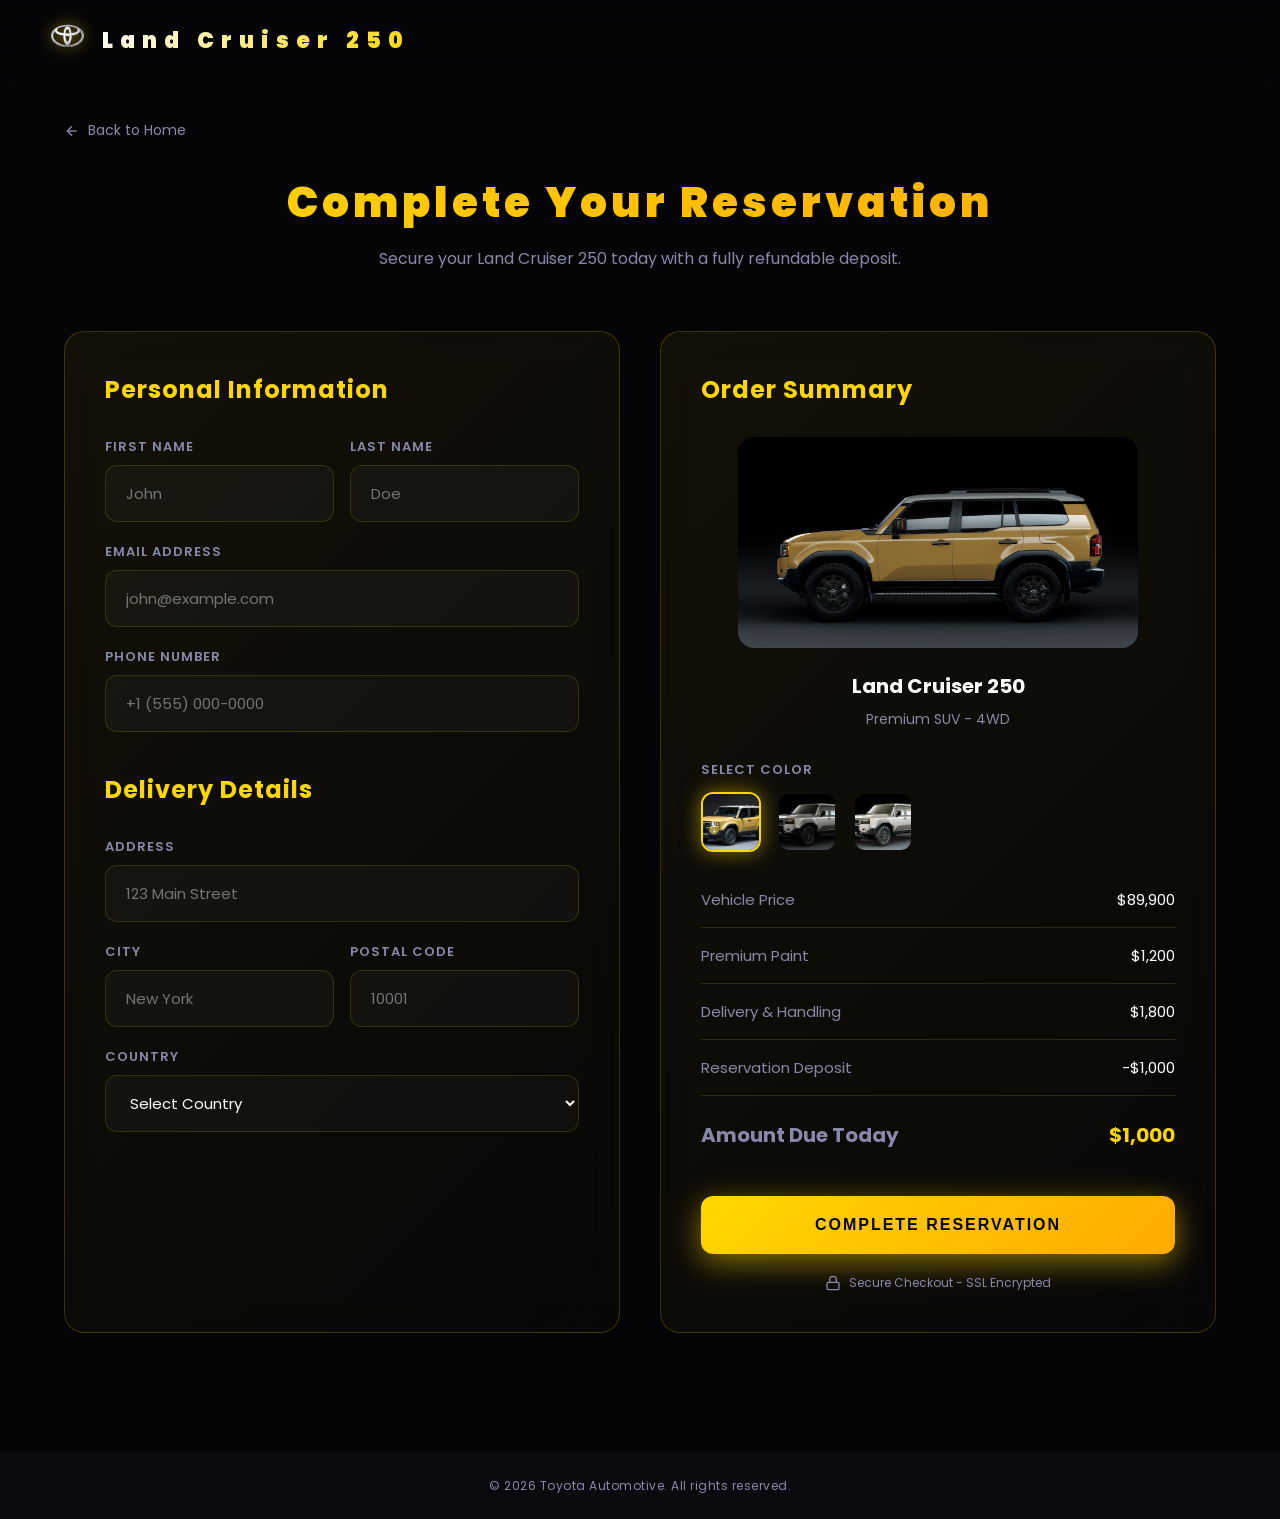
<file: checkout.html>
<!DOCTYPE html>
<html lang="en">
<head>
    <meta charset="UTF-8">
    <meta name="viewport" content="width=device-width, initial-scale=1.0">
    <title>Checkout - Land Cruiser 250</title>
    <link rel="preconnect" href="https://fonts.googleapis.com">
    <link rel="preconnect" href="https://fonts.gstatic.com" crossorigin>
    <link href="https://fonts.googleapis.com/css2?family=Poppins:wght@300;400;600;700;900&display=swap" rel="stylesheet">
    <link rel="icon" type="image/png" href="4-2-toyota-logo-picture.png">
    <link rel="icon" type="image/png" sizes="16x16" href="4-2-toyota-logo-picture.png">
    <link rel="icon" type="image/png" sizes="32x32" href="4-2-toyota-logo-picture.png">
    <link rel="apple-touch-icon" href="4-2-toyota-logo-picture.png">
    <link rel="stylesheet" href="styles.css">
    <style>
        * {
            margin: 0;
            padding: 0;
            box-sizing: border-box;
        }

        html, body {
            width: 100%;
            font-family: 'Poppins', -apple-system, BlinkMacSystemFont, sans-serif;
            background: var(--bg-primary);
            color: var(--text-primary);
            overflow-x: hidden;
            min-height: 100vh;
        }

        .checkout-page {
            padding: 120px 24px 60px;
            max-width: 1200px;
            margin: 0 auto;
        }

        .checkout-header {
            text-align: center;
            margin-bottom: 60px;
        }

        .checkout-header h1 {
            font-size: 42px;
            font-weight: 900;
            letter-spacing: 4px;
            background: linear-gradient(135deg, #FFD700 0%, #FFAA00 100%);
            -webkit-background-clip: text;
            -webkit-text-fill-color: transparent;
            background-clip: text;
            margin-bottom: 12px;
        }

        .checkout-header p {
            font-size: 16px;
            color: var(--text-secondary);
        }

        .checkout-grid {
            display: grid;
            grid-template-columns: 1fr 1fr;
            gap: 40px;
        }

        @media (max-width: 900px) {
            .checkout-grid {
                grid-template-columns: 1fr;
            }
        }

        .checkout-form, .order-summary {
            background: linear-gradient(135deg, rgba(255, 215, 0, 0.06) 0%, rgba(255, 170, 0, 0.02) 100%);
            border: 1px solid var(--glass-border);
            border-radius: 20px;
            padding: 40px;
            backdrop-filter: blur(20px);
            -webkit-backdrop-filter: blur(20px);
        }

        .checkout-form h2, .order-summary h2 {
            font-size: 24px;
            font-weight: 700;
            margin-bottom: 30px;
            color: var(--accent);
            letter-spacing: 1px;
        }

        .form-group {
            margin-bottom: 20px;
        }

        .form-group label {
            display: block;
            font-size: 13px;
            font-weight: 600;
            color: var(--text-secondary);
            margin-bottom: 8px;
            letter-spacing: 1px;
            text-transform: uppercase;
        }

        .form-group input, .form-group select {
            width: 100%;
            padding: 16px 20px;
            font-size: 15px;
            font-family: inherit;
            color: var(--text-primary);
            background: rgba(255, 255, 255, 0.03);
            border: 1px solid var(--border);
            border-radius: 12px;
            outline: none;
            transition: all 0.3s ease;
        }

        .form-group input:focus, .form-group select:focus {
            border-color: var(--accent);
            box-shadow: 0 0 20px rgba(255, 215, 0, 0.15);
        }

        .form-group select {
            cursor: pointer;
        }

        .form-row {
            display: grid;
            grid-template-columns: 1fr 1fr;
            gap: 16px;
        }

        .car-preview {
            text-align: center;
            margin-bottom: 30px;
        }

        .car-preview img {
            width: 100%;
            max-width: 400px;
            border-radius: 16px;
            margin-bottom: 16px;
        }

        .car-preview h3 {
            font-size: 20px;
            font-weight: 700;
            color: var(--text-primary);
            margin-bottom: 8px;
        }

        .car-preview p {
            font-size: 14px;
            color: var(--text-secondary);
        }

        .summary-line {
            display: flex;
            justify-content: space-between;
            padding: 16px 0;
            border-bottom: 1px solid var(--border);
            font-size: 15px;
        }

        .summary-line span:first-child {
            color: var(--text-secondary);
        }

        .summary-line.total {
            border-bottom: none;
            padding-top: 24px;
            font-size: 20px;
            font-weight: 700;
            color: var(--accent);
        }

        .color-select {
            display: flex;
            gap: 16px;
            margin-top: 12px;
        }

        .color-option {
            width: 60px;
            height: 60px;
            border-radius: 12px;
            cursor: pointer;
            border: 2px solid transparent;
            transition: all 0.3s ease;
            overflow: hidden;
        }

        .color-option.selected {
            border-color: var(--accent);
            box-shadow: 0 0 20px var(--accent-glow);
        }

        .color-option img {
            width: 100%;
            height: 100%;
            object-fit: cover;
        }

        .checkout-btn {
            width: 100%;
            padding: 20px;
            font-size: 16px;
            font-weight: 700;
            letter-spacing: 2px;
            text-transform: uppercase;
            color: var(--bg-primary);
            background: linear-gradient(135deg, var(--accent), var(--accent-secondary));
            border: none;
            border-radius: 12px;
            cursor: pointer;
            transition: all 0.4s ease;
            box-shadow: 0 8px 30px var(--accent-glow);
            margin-top: 30px;
        }

        .checkout-btn:hover {
            transform: translateY(-3px);
            box-shadow: 0 12px 40px var(--accent-glow);
        }

        .back-link {
            display: inline-flex;
            align-items: center;
            gap: 8px;
            color: var(--text-secondary);
            text-decoration: none;
            font-size: 14px;
            margin-bottom: 30px;
            transition: color 0.3s ease;
        }

        .back-link:hover {
            color: var(--accent);
        }

        .secure-badge {
            display: flex;
            align-items: center;
            justify-content: center;
            gap: 8px;
            margin-top: 20px;
            font-size: 12px;
            color: var(--text-secondary);
        }

        .secure-badge svg {
            width: 16px;
            height: 16px;
        }

        footer {
            text-align: center;
            padding: 24px;
            font-size: 12px;
            color: var(--text-secondary);
            background: var(--bg-secondary);
            margin-top: 60px;
        }
    </style>
</head>
<body>
    <header>
        <div class="logo">
            <img src="4-2-toyota-logo-picture.png" alt="Toyota" class="logo-img">
            <span class="logo-text">Land Cruiser 250</span>
        </div>
    </header>

    <div class="checkout-page">
        <a href="index.html" class="back-link">
            <svg width="16" height="16" viewBox="0 0 24 24" fill="none" stroke="currentColor" stroke-width="2">
                <line x1="19" y1="12" x2="5" y2="12"/>
                <polyline points="12 19 5 12 12 5"/>
            </svg>
            Back to Home
        </a>

        <div class="checkout-header">
            <h1>Complete Your Reservation</h1>
            <p>Secure your Land Cruiser 250 today with a fully refundable deposit.</p>
        </div>

        <div class="checkout-grid">
            <div class="checkout-form">
                <h2>Personal Information</h2>
                <form id="checkout-form">
                    <div class="form-row">
                        <div class="form-group">
                            <label>First Name</label>
                            <input type="text" placeholder="John" required>
                        </div>
                        <div class="form-group">
                            <label>Last Name</label>
                            <input type="text" placeholder="Doe" required>
                        </div>
                    </div>

                    <div class="form-group">
                        <label>Email Address</label>
                        <input type="email" placeholder="john@example.com" required>
                    </div>

                    <div class="form-group">
                        <label>Phone Number</label>
                        <input type="tel" placeholder="+1 (555) 000-0000" required>
                    </div>

                    <h2 style="margin-top: 40px;">Delivery Details</h2>

                    <div class="form-group">
                        <label>Address</label>
                        <input type="text" placeholder="123 Main Street" required>
                    </div>

                    <div class="form-row">
                        <div class="form-group">
                            <label>City</label>
                            <input type="text" placeholder="New York" required>
                        </div>
                        <div class="form-group">
                            <label>Postal Code</label>
                            <input type="text" placeholder="10001" required>
                        </div>
                    </div>

                    <div class="form-group">
                        <label>Country</label>
                        <select required>
                            <option value="">Select Country</option>
                            <option value="US">United States</option>
                            <option value="CA">Canada</option>
                            <option value="UK">United Kingdom</option>
                            <option value="AU">Australia</option>
                            <option value="AE">United Arab Emirates</option>
                        </select>
                    </div>
                </form>
            </div>

            <div class="order-summary">
                <h2>Order Summary</h2>

                <div class="car-preview">
                    <img src="xtirior.jpg" alt="Land Cruiser 250" id="car-image">
                    <h3>Land Cruiser 250</h3>
                    <p>Premium SUV - 4WD</p>
                </div>

                <div class="form-group">
                    <label>Select Color</label>
                    <div class="color-select">
                        <div class="color-option selected" data-color="yellow" data-image="yellow.jpg">
                            <img src="yellow.jpg" alt="Yellow">
                        </div>
                        <div class="color-option" data-color="gray" data-image="gray.jpg">
                            <img src="gray.jpg" alt="Gray">
                        </div>
                        <div class="color-option" data-color="white" data-image="white.jpg">
                            <img src="white.jpg" alt="White">
                        </div>
                    </div>
                </div>

                <div class="summary-line">
                    <span>Vehicle Price</span>
                    <span>$89,900</span>
                </div>
                <div class="summary-line">
                    <span>Premium Paint</span>
                    <span>$1,200</span>
                </div>
                <div class="summary-line">
                    <span>Delivery & Handling</span>
                    <span>$1,800</span>
                </div>
                <div class="summary-line">
                    <span>Reservation Deposit</span>
                    <span>-$1,000</span>
                </div>
                <div class="summary-line total">
                    <span>Amount Due Today</span>
                    <span>$1,000</span>
                </div>

                <button type="submit" form="checkout-form" class="checkout-btn">Complete Reservation</button>

                <div class="secure-badge">
                    <svg viewBox="0 0 24 24" fill="none" stroke="currentColor" stroke-width="2">
                        <rect x="3" y="11" width="18" height="11" rx="2" ry="2"/>
                        <path d="M7 11V7a5 5 0 0 1 10 0v4"/>
                    </svg>
                    Secure Checkout - SSL Encrypted
                </div>
            </div>
        </div>
    </div>

    <footer>
        <p>&copy; 2026 Toyota Automotive. All rights reserved.</p>
    </footer>

    <script>
        document.querySelectorAll('.color-option').forEach(option => {
            option.addEventListener('click', function() {
                document.querySelectorAll('.color-option').forEach(o => o.classList.remove('selected'));
                this.classList.add('selected');

                const imageSrc = this.dataset.image;
                document.getElementById('car-image').src = imageSrc;
            });
        });

        document.getElementById('checkout-form').addEventListener('submit', function(e) {
            e.preventDefault();
            alert('Thank you for your reservation! We will contact you shortly.');
        });
    </script>
</body>
</html>
</file>
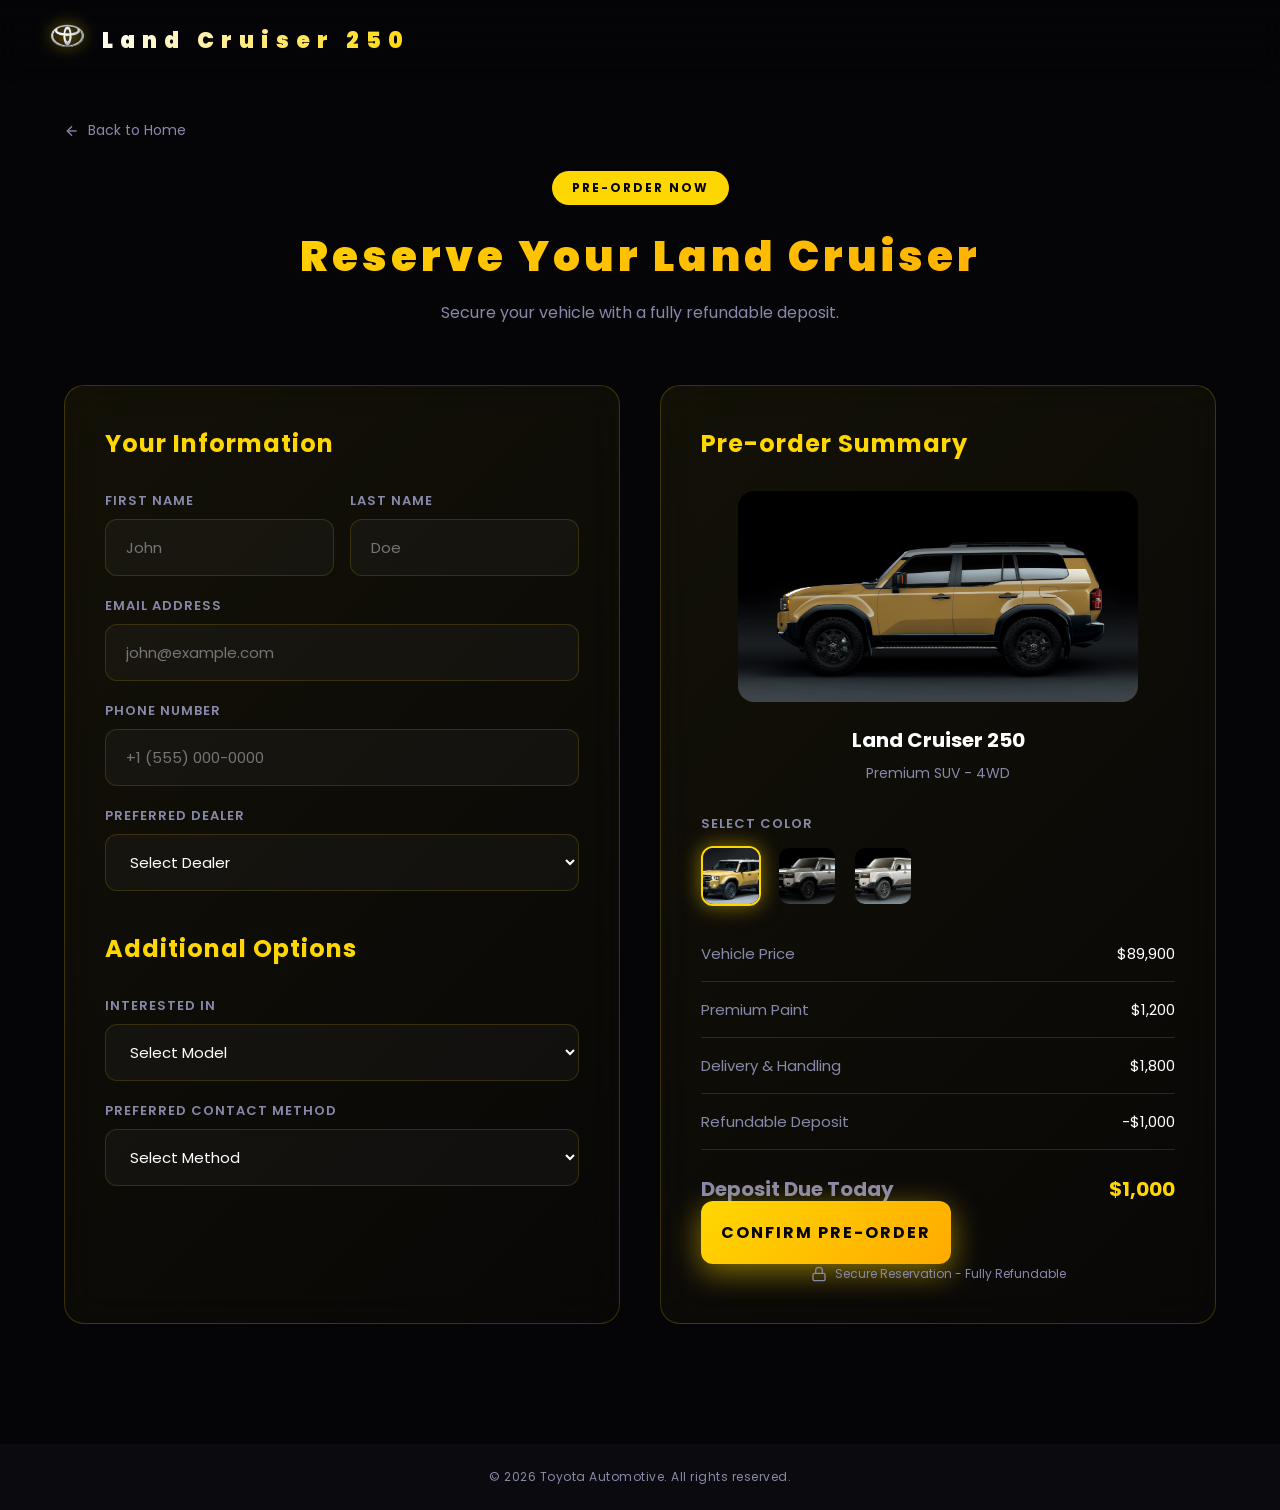
<file: preorder.html>
<!DOCTYPE html>
<html lang="en">
<head>
    <meta charset="UTF-8">
    <meta name="viewport" content="width=device-width, initial-scale=1.0">
    <title>Pre-order - Land Cruiser 250</title>
    <link rel="preconnect" href="https://fonts.googleapis.com">
    <link rel="preconnect" href="https://fonts.gstatic.com" crossorigin>
    <link href="https://fonts.googleapis.com/css2?family=Poppins:wght@300;400;600;700;900&display=swap" rel="stylesheet">
    <link rel="icon" type="image/png" href="4-2-toyota-logo-picture.png">
    <link rel="icon" type="image/png" sizes="16x16" href="4-2-toyota-logo-picture.png">
    <link rel="icon" type="image/png" sizes="32x32" href="4-2-toyota-logo-picture.png">
    <link rel="apple-touch-icon" href="4-2-toyota-logo-picture.png">
    <link rel="stylesheet" href="styles.css">
    <style>
        * {
            margin: 0;
            padding: 0;
            box-sizing: border-box;
        }

        html, body {
            width: 100%;
            font-family: 'Poppins', -apple-system, BlinkMacSystemFont, sans-serif;
            background: var(--bg-primary);
            color: var(--text-primary);
            overflow-x: hidden;
            min-height: 100vh;
        }

        .checkout-page {
            padding: 120px 24px 60px;
            max-width: 1200px;
            margin: 0 auto;
        }

        .checkout-header {
            text-align: center;
            margin-bottom: 60px;
        }

        .checkout-header h1 {
            font-size: 42px;
            font-weight: 900;
            letter-spacing: 4px;
            background: linear-gradient(135deg, #FFD700 0%, #FFAA00 100%);
            -webkit-background-clip: text;
            -webkit-text-fill-color: transparent;
            background-clip: text;
            margin-bottom: 12px;
        }

        .checkout-header p {
            font-size: 16px;
            color: var(--text-secondary);
        }

        .checkout-grid {
            display: grid;
            grid-template-columns: 1fr 1fr;
            gap: 40px;
        }

        @media (max-width: 900px) {
            .checkout-grid {
                grid-template-columns: 1fr;
            }
        }

        .checkout-form, .order-summary {
            background: linear-gradient(135deg, rgba(255, 215, 0, 0.06) 0%, rgba(255, 170, 0, 0.02) 100%);
            border: 1px solid var(--glass-border);
            border-radius: 20px;
            padding: 40px;
            backdrop-filter: blur(20px);
            -webkit-backdrop-filter: blur(20px);
        }

        .checkout-form h2, .order-summary h2 {
            font-size: 24px;
            font-weight: 700;
            margin-bottom: 30px;
            color: var(--accent);
            letter-spacing: 1px;
        }

        .form-group {
            margin-bottom: 20px;
        }

        .form-group label {
            display: block;
            font-size: 13px;
            font-weight: 600;
            color: var(--text-secondary);
            margin-bottom: 8px;
            letter-spacing: 1px;
            text-transform: uppercase;
        }

        .form-group input, .form-group select {
            width: 100%;
            padding: 16px 20px;
            font-size: 15px;
            font-family: inherit;
            color: var(--text-primary);
            background: rgba(255, 255, 255, 0.03);
            border: 1px solid var(--border);
            border-radius: 12px;
            outline: none;
            transition: all 0.3s ease;
        }

        .form-group input:focus, .form-group select:focus {
            border-color: var(--accent);
            box-shadow: 0 0 20px rgba(255, 215, 0, 0.15);
        }

        .form-group select {
            cursor: pointer;
        }

        .form-row {
            display: grid;
            grid-template-columns: 1fr 1fr;
            gap: 16px;
        }

        .car-preview {
            text-align: center;
            margin-bottom: 30px;
        }

        .car-preview img {
            width: 100%;
            max-width: 400px;
            border-radius: 16px;
            margin-bottom: 16px;
        }

        .car-preview h3 {
            font-size: 20px;
            font-weight: 700;
            color: var(--text-primary);
            margin-bottom: 8px;
        }

        .car-preview p {
            font-size: 14px;
            color: var(--text-secondary);
        }

        .summary-line {
            display: flex;
            justify-content: space-between;
            padding: 16px 0;
            border-bottom: 1px solid var(--border);
            font-size: 15px;
        }

        .summary-line span:first-child {
            color: var(--text-secondary);
        }

        .summary-line.total {
            border-bottom: none;
            padding-top: 24px;
            font-size: 20px;
            font-weight: 700;
            color: var(--accent);
        }

        .color-select {
            display: flex;
            gap: 16px;
            margin-top: 12px;
        }

        .color-option {
            width: 60px;
            height: 60px;
            border-radius: 12px;
            cursor: pointer;
            border: 2px solid transparent;
            transition: all 0.3s ease;
            overflow: hidden;
        }

        .color-option.selected {
            border-color: var(--accent);
            box-shadow: 0 0 20px var(--accent-glow);
        }

        .color-option img {
            width: 100%;
            height: 100%;
            object-fit: cover;
        }

        .checkout-btn {
            width: 100%;
            padding: 20px;
            font-size: 16px;
            font-weight: 700;
            letter-spacing: 2px;
            text-transform: uppercase;
            color: var(--bg-primary);
            background: linear-gradient(135deg, var(--accent), var(--accent-secondary));
            border: none;
            border-radius: 12px;
            cursor: pointer;
            transition: all 0.4s ease;
            box-shadow: 0 8px 30px var(--accent-glow);
            margin-top: 30px;
            text-decoration: none;
        }

        .checkout-btn:hover {
            transform: translateY(-3px);
            box-shadow: 0 12px 40px var(--accent-glow);
        }

        .back-link {
            display: inline-flex;
            align-items: center;
            gap: 8px;
            color: var(--text-secondary);
            text-decoration: none;
            font-size: 14px;
            margin-bottom: 30px;
            transition: color 0.3s ease;
        }

        .back-link:hover {
            color: var(--accent);
        }

        .secure-badge {
            display: flex;
            align-items: center;
            justify-content: center;
            gap: 8px;
            margin-top: 20px;
            font-size: 12px;
            color: var(--text-secondary);
        }

        .secure-badge svg {
            width: 16px;
            height: 16px;
        }

        footer {
            text-align: center;
            padding: 24px;
            font-size: 12px;
            color: var(--text-secondary);
            background: var(--bg-secondary);
            margin-top: 60px;
        }

        .preorder-badge {
            display: inline-block;
            background: var(--accent);
            color: var(--bg-primary);
            padding: 8px 20px;
            border-radius: 30px;
            font-size: 12px;
            font-weight: 700;
            letter-spacing: 2px;
            text-transform: uppercase;
            margin-bottom: 20px;
        }
    </style>
</head>
<body>
    <header>
        <div class="logo">
            <img src="4-2-toyota-logo-picture.png" alt="Toyota" class="logo-img">
            <span class="logo-text">Land Cruiser 250</span>
        </div>
    </header>

    <div class="checkout-page">
        <a href="index.html" class="back-link">
            <svg width="16" height="16" viewBox="0 0 24 24" fill="none" stroke="currentColor" stroke-width="2">
                <line x1="19" y1="12" x2="5" y2="12"/>
                <polyline points="12 19 5 12 12 5"/>
            </svg>
            Back to Home
        </a>

        <div class="checkout-header">
            <span class="preorder-badge">Pre-order Now</span>
            <h1>Reserve Your Land Cruiser</h1>
            <p>Secure your vehicle with a fully refundable deposit.</p>
        </div>

        <div class="checkout-grid">
            <div class="checkout-form">
                <h2>Your Information</h2>
                <form id="preorder-form">
                    <div class="form-row">
                        <div class="form-group">
                            <label>First Name</label>
                            <input type="text" placeholder="John" required>
                        </div>
                        <div class="form-group">
                            <label>Last Name</label>
                            <input type="text" placeholder="Doe" required>
                        </div>
                    </div>

                    <div class="form-group">
                        <label>Email Address</label>
                        <input type="email" placeholder="john@example.com" required>
                    </div>

                    <div class="form-group">
                        <label>Phone Number</label>
                        <input type="tel" placeholder="+1 (555) 000-0000" required>
                    </div>

                    <div class="form-group">
                        <label>Preferred Dealer</label>
                        <select required>
                            <option value="">Select Dealer</option>
                            <option value="ny">New York Toyota</option>
                            <option value="la">Los Angeles Toyota</option>
                            <option value="chi">Chicago Toyota</option>
                            <option value="mia">Miami Toyota</option>
                            <option value="sea">Seattle Toyota</option>
                        </select>
                    </div>

                    <h2 style="margin-top: 40px;">Additional Options</h2>

                    <div class="form-group">
                        <label>Interested In</label>
                        <select required>
                            <option value="">Select Model</option>
                            <option value="250">Land Cruiser 250</option>
                            <option value="300">Land Cruiser 300</option>
                            <option value="prado">Prado</option>
                        </select>
                    </div>

                    <div class="form-group">
                        <label>Preferred Contact Method</label>
                        <select required>
                            <option value="">Select Method</option>
                            <option value="email">Email</option>
                            <option value="phone">Phone</option>
                            <option value="both">Both</option>
                        </select>
                    </div>
                </form>
            </div>

            <div class="order-summary">
                <h2>Pre-order Summary</h2>

                <div class="car-preview">
                    <img src="xtirior.jpg" alt="Land Cruiser 250" id="car-image">
                    <h3>Land Cruiser 250</h3>
                    <p>Premium SUV - 4WD</p>
                </div>

                <div class="form-group">
                    <label>Select Color</label>
                    <div class="color-select">
                        <div class="color-option selected" data-color="yellow" data-image="yellow.jpg">
                            <img src="yellow.jpg" alt="Yellow">
                        </div>
                        <div class="color-option" data-color="gray" data-image="gray.jpg">
                            <img src="gray.jpg" alt="Gray">
                        </div>
                        <div class="color-option" data-color="white" data-image="white.jpg">
                            <img src="white.jpg" alt="White">
                        </div>
                    </div>
                </div>

                <div class="summary-line">
                    <span>Vehicle Price</span>
                    <span>$89,900</span>
                </div>
                <div class="summary-line">
                    <span>Premium Paint</span>
                    <span>$1,200</span>
                </div>
                <div class="summary-line">
                    <span>Delivery & Handling</span>
                    <span>$1,800</span>
                </div>
                <div class="summary-line">
                    <span>Refundable Deposit</span>
                    <span>-$1,000</span>
                </div>
                <div class="summary-line total">
                    <span>Deposit Due Today</span>
                    <span>$1,000</span>
                </div>

                <a href="#" class="checkout-btn" onclick="submitPreorder(event)">Confirm Pre-order</a>

                <div class="secure-badge">
                    <svg viewBox="0 0 24 24" fill="none" stroke="currentColor" stroke-width="2">
                        <rect x="3" y="11" width="18" height="11" rx="2" ry="2"/>
                        <path d="M7 11V7a5 5 0 0 1 10 0v4"/>
                    </svg>
                    Secure Reservation - Fully Refundable
                </div>
            </div>
        </div>
    </div>

    <footer>
        <p>&copy; 2026 Toyota Automotive. All rights reserved.</p>
    </footer>

    <script>
        document.querySelectorAll('.color-option').forEach(option => {
            option.addEventListener('click', function() {
                document.querySelectorAll('.color-option').forEach(o => o.classList.remove('selected'));
                this.classList.add('selected');

                const imageSrc = this.dataset.image;
                document.getElementById('car-image').src = imageSrc;
            });
        });

        function submitPreorder(e) {
            e.preventDefault();
            alert('Thank you for your pre-order! We will contact you shortly to confirm your reservation.');
        }
    </script>
</body>
</html>
</file>
<file: styles.css>
:root {
    --bg-primary: #050508;
    --bg-secondary: #0a0a0f;
    --bg-card: rgba(255, 255, 255, 0.03);
    --text-primary: #ffffff;
    --text-secondary: #8888aa;
    --accent: #FFD700;
    --accent-glow: rgba(255, 215, 0, 0.5);
    --accent-secondary: #FFAA00;
    --border: rgba(255, 215, 0, 0.15);
    --glass-bg: rgba(255, 215, 0, 0.05);
    --glass-border: rgba(255, 215, 0, 0.2);
}

* {
    margin: 0;
    padding: 0;
    box-sizing: border-box;
}

html {
    scroll-behavior: smooth;
}

html, body {
    width: 100%;
    font-family: 'Poppins', -apple-system, BlinkMacSystemFont, sans-serif;
    background: var(--bg-primary);
    color: var(--text-primary);
    overflow-x: hidden;
    position: relative;
}

body::before {
    content: '';
    position: fixed;
    top: 0;
    left: 0;
    right: 0;
    bottom: 0;
    background: url('bg.jpg') center/cover no-repeat;
    opacity: 0.15;
    pointer-events: none;
    z-index: -1;
}

.hidden {
    display: none !important;
}

#loading-screen {
    position: fixed;
    top: 0;
    left: 0;
    width: 100%;
    height: 100%;
    background: var(--bg-primary);
    display: flex;
    align-items: center;
    justify-content: center;
    z-index: 1000;
    transition: opacity 0.8s ease, visibility 0.8s ease;
}

#loading-screen.fade-out {
    opacity: 0;
    visibility: hidden;
}

.loader {
    display: flex;
    flex-direction: column;
    align-items: center;
    gap: 24px;
}

.loader-ring {
    width: 70px;
    height: 70px;
    border: 2px solid var(--border);
    border-top-color: var(--accent);
    border-radius: 50%;
    animation: spin 1s linear infinite;
    box-shadow: 0 0 30px var(--accent-glow);
}

.loader-text {
    font-size: 12px;
    font-weight: 600;
    letter-spacing: 5px;
    color: var(--text-secondary);
}

@keyframes spin {
    to { transform: rotate(360deg); }
}

#error-container {
    position: fixed;
    top: 0;
    left: 0;
    width: 100%;
    height: 100%;
    background: var(--bg-primary);
    display: flex;
    align-items: center;
    justify-content: center;
    z-index: 1001;
}

.error-content {
    text-align: center;
    padding: 40px;
    max-width: 500px;
}

.error-content h1 {
    font-size: 26px;
    font-weight: 700;
    margin-bottom: 16px;
    color: var(--accent);
}

.error-content p {
    font-size: 15px;
    line-height: 1.6;
    color: var(--text-secondary);
}

header {
    position: fixed;
    top: 0;
    left: 0;
    right: 0;
    display: flex;
    justify-content: space-between;
    align-items: center;
    padding: 24px 48px;
    z-index: 100;
    background: linear-gradient(to bottom, rgba(5, 5, 8, 0.85), transparent);
    backdrop-filter: blur(12px);
    -webkit-backdrop-filter: blur(12px);
    border-bottom: 1px solid transparent;
    transition: all 0.4s ease;
}

header.scrolled {
    padding: 16px 48px;
    background: rgba(5, 5, 8, 0.95);
    border-bottom: 1px solid var(--glass-border);
}

.logo {
    display: flex;
    align-items: center;
    gap: 14px;
}

.logo-icon {
    width: 36px;
    height: 36px;
    color: var(--accent);
    filter: drop-shadow(0 0 12px var(--accent-glow));
}

.logo-img {
    width: 40px;
    height: auto;
    filter: drop-shadow(0 0 8px var(--accent-glow));
}

.logo-text {
    font-size: 22px;
    font-weight: 900;
    letter-spacing: 7px;
    background: linear-gradient(135deg, var(--text-primary) 0%, var(--accent) 100%);
    -webkit-background-clip: text;
    -webkit-text-fill-color: transparent;
    background-clip: text;
}

.hero-section {
    width: 100%;
    height: 100vh;
    position: relative;
}

#canvas {
    width: 100%;
    height: 100%;
    display: block;
}

main {
    position: relative;
    width: 100%;
    height: 100vh;
}

.cta-container {
    position: absolute;
    bottom: 40px;
    left: 50%;
    transform: translateX(-50%);
    z-index: 100;
    opacity: 0;
    visibility: hidden;
    transition: all 1s ease;
}

.cta-container.visible {
    opacity: 1;
    visibility: visible;
}

.cta-btn {
    display: flex;
    align-items: center;
    gap: 14px;
    padding: 20px 42px;
    font-size: 15px;
    font-weight: 600;
    letter-spacing: 2.5px;
    text-transform: uppercase;
    color: #050508;
    background: linear-gradient(135deg, var(--accent), var(--accent-secondary));
    border: none;
    border-radius: 50px;
    cursor: pointer;
    transition: all 0.4s ease;
    box-shadow: 0 8px 35px var(--accent-glow), 0 0 60px rgba(255, 215, 0, 0.2);
}

.cta-btn:hover {
    transform: translateY(-4px);
    box-shadow: 0 12px 45px var(--accent-glow), 0 0 80px rgba(255, 215, 0, 0.35);
    padding-right: 56px;
}

.cta-arrow {
    width: 18px;
    height: 18px;
    transition: transform 0.4s ease;
}

.cta-btn:hover .cta-arrow {
    transform: translateX(6px);
}

.specs-section {
    min-height: 100vh;
    background: var(--bg-primary);
    padding: 120px 24px 80px;
    position: relative;
}

.specs-section::before {
    content: '';
    position: absolute;
    top: 0;
    left: 0;
    right: 0;
    height: 200px;
    background: linear-gradient(to bottom, var(--bg-primary), transparent);
    pointer-events: none;
}

.specs-container {
    max-width: 900px;
    margin: 0 auto;
    text-align: center;
}

.specs-title {
    font-size: 48px;
    font-weight: 900;
    letter-spacing: 4px;
    margin-bottom: 8px;
    background: linear-gradient(135deg, var(--text-primary), var(--accent));
    -webkit-background-clip: text;
    -webkit-text-fill-color: transparent;
    background-clip: text;
}

.specs-subtitle {
    font-size: 18px;
    color: var(--text-secondary);
    font-weight: 300;
    letter-spacing: 2px;
    margin-bottom: 60px;
}

.specs-grid {
    display: grid;
    grid-template-columns: repeat(4, 1fr);
    gap: 20px;
    margin-bottom: 60px;
}

.spec-card {
    background: var(--bg-card);
    border: 1px solid var(--border);
    border-radius: 16px;
    padding: 30px 20px;
    transition: all 0.4s ease;
    backdrop-filter: blur(10px);
    -webkit-backdrop-filter: blur(10px);
}

.spec-card {
    background: linear-gradient(135deg, rgba(255, 215, 0, 0.08) 0%, rgba(255, 170, 0, 0.03) 100%);
    border: 1px solid var(--glass-border);
    backdrop-filter: blur(20px);
    -webkit-backdrop-filter: blur(20px);
    box-shadow:
        0 8px 32px rgba(0, 0, 0, 0.3),
        inset 0 1px 0 rgba(255, 215, 0, 0.1),
        0 0 40px rgba(255, 215, 0, 0.05);
    position: relative;
    overflow: hidden;
}

.spec-card::before {
    content: '';
    position: absolute;
    top: 0;
    left: -100%;
    width: 100%;
    height: 100%;
    background: linear-gradient(90deg, transparent, rgba(255, 215, 0, 0.1), transparent);
    transition: left 0.6s ease;
}

.spec-card:hover::before {
    left: 100%;
}

.spec-card:hover {
    transform: translateY(-8px);
    border-color: var(--accent);
    box-shadow: 0 20px 40px rgba(0, 212, 255, 0.15);
}

.spec-icon {
    width: 48px;
    height: 48px;
    margin: 0 auto 20px;
    color: var(--accent);
}

.spec-icon svg {
    width: 100%;
    height: 100%;
}

.spec-card h3 {
    font-size: 14px;
    font-weight: 600;
    color: var(--text-secondary);
    letter-spacing: 2px;
    text-transform: uppercase;
    margin-bottom: 12px;
}

.spec-value {
    font-size: 36px;
    font-weight: 700;
    color: var(--text-primary);
    margin-bottom: 4px;
}

.spec-label {
    font-size: 12px;
    color: var(--text-secondary);
}

.features-list {
    background: linear-gradient(135deg, rgba(255, 215, 0, 0.06) 0%, rgba(255, 170, 0, 0.02) 100%);
    border: 1px solid var(--glass-border);
    border-radius: 16px;
    padding: 40px;
    margin-bottom: 50px;
    text-align: left;
    backdrop-filter: blur(20px);
    -webkit-backdrop-filter: blur(20px);
    box-shadow: 0 8px 32px rgba(0, 0, 0, 0.3), 0 0 60px rgba(255, 215, 0, 0.05);
}

.features-list h3 {
    font-size: 20px;
    font-weight: 700;
    margin-bottom: 24px;
    color: var(--accent);
    letter-spacing: 1px;
}

.features-list ul {
    list-style: none;
    display: grid;
    grid-template-columns: repeat(2, 1fr);
    gap: 16px;
}

.features-list li {
    font-size: 15px;
    color: var(--text-secondary);
    padding-left: 28px;
    position: relative;
}

.features-list li::before {
    content: '';
    position: absolute;
    left: 0;
    top: 50%;
    transform: translateY(-50%);
    width: 8px;
    height: 8px;
    background: var(--accent);
    border-radius: 50%;
    box-shadow: 0 0 10px var(--accent-glow);
}

.order-btn, a.order-btn {
    display: inline-flex;
    align-items: center;
    gap: 12px;
    padding: 18px 40px;
    font-size: 14px;
    font-weight: 600;
    letter-spacing: 2px;
    text-transform: uppercase;
    color: var(--bg-primary);
    background: var(--accent);
    border: none;
    border-radius: 50px;
    cursor: pointer;
    transition: all 0.4s ease;
    box-shadow: 0 8px 30px var(--accent-glow);
    text-decoration: none;
}

.order-btn:hover {
    transform: translateY(-3px);
    box-shadow: 0 12px 40px var(--accent-glow);
    padding-right: 52px;
}

.order-btn svg {
    width: 18px;
    height: 18px;
    transition: transform 0.4s ease;
}

.order-btn:hover svg {
    transform: translateX(5px);
}

/* Scroll Animation Classes */
.fade-in-section {
    opacity: 0;
    transform: translateY(50px);
    transition: opacity 0.8s ease-out, transform 0.8s ease-out;
}

.fade-in-section.visible {
    opacity: 1;
    transform: translateY(0);
}

.slide-in-left {
    opacity: 0;
    transform: translateX(-80px);
    transition: opacity 0.8s ease-out, transform 0.8s ease-out;
}

.slide-in-left.visible {
    opacity: 1;
    transform: translateX(0);
}

.slide-in-right {
    opacity: 0;
    transform: translateX(80px);
    transition: opacity 0.8s ease-out, transform 0.8s ease-out;
}

.slide-in-right.visible {
    opacity: 1;
    transform: translateX(0);
}

.scale-in {
    opacity: 0;
    transform: scale(0.8);
    transition: opacity 0.6s ease-out, transform 0.6s ease-out;
}

.scale-in.visible {
    opacity: 1;
    transform: scale(1);
}

/* Staggered animation delays */
.spec-card:nth-child(1) { transition-delay: 0s; }
.spec-card:nth-child(2) { transition-delay: 0.1s; }
.spec-card:nth-child(3) { transition-delay: 0.2s; }
.spec-card:nth-child(4) { transition-delay: 0.3s; }

/* Hero Section */
.hero-section {
    width: 100%;
    height: 100vh;
    position: relative;
    display: flex;
    align-items: center;
    justify-content: center;
}

.hero-title {
    position: absolute;
    top: 50%;
    left: 50%;
    transform: translate(-50%, -50%);
    text-align: center;
    z-index: 50;
    pointer-events: none;
}

.hero-title h1 {
    font-size: 72px;
    font-weight: 900;
    letter-spacing: 12px;
    background: linear-gradient(135deg, #FFD700 0%, #FFAA00 50%, #FFD700 100%);
    -webkit-background-clip: text;
    -webkit-text-fill-color: transparent;
    background-clip: text;
    text-shadow: 0 0 60px rgba(255, 215, 0, 0.3);
    margin-bottom: 16px;
    animation: titleGlow 3s ease-in-out infinite;
}

@keyframes titleGlow {
    0%, 100% { filter: drop-shadow(0 0 20px rgba(255, 215, 0, 0.4)); }
    50% { filter: drop-shadow(0 0 40px rgba(255, 215, 0, 0.6)); }
}

.hero-title p {
    font-size: 18px;
    letter-spacing: 6px;
    color: var(--text-secondary);
    text-transform: uppercase;
}

/* Gallery Section */
.gallery-section {
    min-height: 100vh;
    padding: 100px 24px;
    background: var(--bg-primary);
    position: relative;
}

.gallery-section::before {
    content: '';
    position: absolute;
    top: 0;
    left: 0;
    right: 0;
    height: 150px;
    background: linear-gradient(to bottom, var(--bg-primary), transparent);
    pointer-events: none;
}

.gallery-title {
    text-align: center;
    font-size: 42px;
    font-weight: 900;
    letter-spacing: 4px;
    margin-bottom: 60px;
    background: linear-gradient(135deg, var(--text-primary), var(--accent));
    -webkit-background-clip: text;
    -webkit-text-fill-color: transparent;
    background-clip: text;
}

.gallery-grid {
    display: grid;
    grid-template-columns: repeat(3, 1fr);
    gap: 24px;
    max-width: 1200px;
    margin: 0 auto;
}

.gallery-item {
    position: relative;
    border-radius: 16px;
    overflow: hidden;
    aspect-ratio: 4/3;
    background: var(--bg-card);
    border: 1px solid var(--border);
    backdrop-filter: blur(10px);
    -webkit-backdrop-filter: blur(10px);
    transition: all 0.5s ease;
}

.gallery-item::before {
    content: '';
    position: absolute;
    inset: 0;
    background: linear-gradient(135deg, rgba(255, 215, 0, 0.1), transparent);
    opacity: 0;
    transition: opacity 0.4s ease;
    z-index: 1;
}

.gallery-item:hover {
    transform: translateY(-8px);
    border-color: var(--accent);
    box-shadow: 0 20px 60px rgba(255, 215, 0, 0.15);
}

.gallery-item:hover::before {
    opacity: 1;
}

.gallery-item span {
    display: flex;
    top: 240px;
    left: 50%;

    height: 100%;
    font-size: 14px;
    letter-spacing: 2px;
    color: var(--text-secondary);
    text-transform: uppercase;
}

.gallery-item .item-label {
    position: absolute;

    transform: translateX(-50%);
    font-size: 13px;
    font-weight: 600;
    letter-spacing: 2px;
    color: var(--accent);
    text-transform: uppercase;
    z-index: 2;
    white-space: nowrap;
}

/* Contact Section */
.contact-section {
    min-height: 60vh;
    padding: 100px 24px 80px;
    background: var(--bg-secondary);
    position: relative;
    display: flex;
    align-items: center;
    justify-content: center;
}

.contact-container {
    max-width: 600px;
    text-align: center;
    background: linear-gradient(135deg, rgba(255, 215, 0, 0.08) 0%, rgba(255, 170, 0, 0.03) 100%);
    border: 1px solid var(--glass-border);
    border-radius: 24px;
    padding: 60px 40px;
    backdrop-filter: blur(20px);
    -webkit-backdrop-filter: blur(20px);
    box-shadow: 0 8px 40px rgba(0, 0, 0, 0.4), 0 0 80px rgba(255, 215, 0, 0.05);
}

.contact-container h2 {
    font-size: 36px;
    font-weight: 700;
    margin-bottom: 16px;
    color: var(--accent);
    letter-spacing: 2px;
}

.contact-container p {
    font-size: 16px;
    color: var(--text-secondary);
    margin-bottom: 32px;
    line-height: 1.6;
}

.contact-form {
    display: flex;
    flex-direction: column;
    gap: 16px;
}

.contact-form input,
.contact-form textarea {
    padding: 16px 20px;
    font-size: 14px;
    font-family: inherit;
    color: var(--text-primary);
    background: rgba(255, 255, 255, 0.03);
    border: 1px solid var(--border);
    border-radius: 12px;
    outline: none;
    transition: all 0.3s ease;
}

.contact-form input:focus,
.contact-form textarea:focus {
    border-color: var(--accent);
    box-shadow: 0 0 20px rgba(255, 215, 0, 0.15);
}

.contact-form textarea {
    min-height: 120px;
    resize: vertical;
}

.submit-btn {
    padding: 18px 40px;
    font-size: 14px;
    font-weight: 600;
    letter-spacing: 2px;
    text-transform: uppercase;
    color: var(--bg-primary);
    background: linear-gradient(135deg, var(--accent), var(--accent-secondary));
    border: none;
    border-radius: 50px;
    cursor: pointer;
    transition: all 0.4s ease;
    box-shadow: 0 8px 30px var(--accent-glow);
    text-decoration: none;
    display: inline-block;
}

.submit-btn:hover {
    transform: translateY(-3px);
    box-shadow: 0 12px 40px var(--accent-glow);
}

/* Liquid Glass Effect */
.glass-panel {
    background: linear-gradient(135deg,
        rgba(255, 255, 255, 0.08) 0%,
        rgba(255, 255, 255, 0.02) 100%);
    backdrop-filter: blur(20px) saturate(180%);
    -webkit-backdrop-filter: blur(20px) saturate(180%);
    border: 1px solid rgba(255, 215, 0, 0.15);
    border-radius: 20px;
    box-shadow:
        0 8px 32px rgba(0, 0, 0, 0.3),
        inset 0 1px 0 rgba(255, 255, 255, 0.1),
        inset 0 -1px 0 rgba(255, 255, 255, 0.05);
    position: relative;
    overflow: hidden;
}

.glass-panel::after {
    content: '';
    position: absolute;
    top: -50%;
    left: -50%;
    width: 200%;
    height: 200%;
    background: radial-gradient(circle, rgba(255, 215, 0, 0.1) 0%, transparent 70%);
    opacity: 0;
    transition: opacity 0.5s ease;
    pointer-events: none;
}

.glass-panel:hover::after {
    opacity: 1;
}

/* Floating particles background */
.particles-bg {
    position: fixed;
    top: 0;
    left: 0;
    width: 100%;
    height: 100%;
    pointer-events: none;
    z-index: 0;
    overflow: hidden;
}

.particle {
    position: absolute;
    width: 4px;
    height: 4px;
    background: var(--accent);
    border-radius: 50%;
    opacity: 0.3;
    animation: float 15s infinite;
}

@keyframes float {
    0%, 100% {
        transform: translateY(100vh) rotate(0deg);
        opacity: 0;
    }
    10% {
        opacity: 0.3;
    }
    90% {
        opacity: 0.3;
    }
    100% {
        transform: translateY(-100vh) rotate(720deg);
        opacity: 0;
    }
}

/* Parallax divider */
.divider {
    height: 200px;
    position: relative;
    overflow: hidden;
    background: linear-gradient(180deg, var(--bg-primary) 0%, var(--bg-secondary) 100%);
}

.divider::before {
    content: '';
    position: absolute;
    top: 50%;
    left: 50%;
    transform: translate(-50%, -50%);
    width: 600px;
    height: 600px;
    border: 1px solid var(--accent);
    border-radius: 50%;
    opacity: 0.1;
    animation: pulse 4s ease-in-out infinite;
}

.divider::after {
    content: '';
    position: absolute;
    top: 50%;
    left: 50%;
    transform: translate(-50%, -50%);
    width: 400px;
    height: 400px;
    border: 1px solid var(--accent);
    border-radius: 50%;
    opacity: 0.15;
    animation: pulse 4s ease-in-out infinite 0.5s;
}

@keyframes pulse {
    0%, 100% { transform: translate(-50%, -50%) scale(1); opacity: 0.1; }
    50% { transform: translate(-50%, -50%) scale(1.1); opacity: 0.2; }
}

/* Typing Effect */
.typing-effect {
    position: relative;
    display: inline-block;
}

.specs-title.typing-effect {
    font-size: 48px;
    font-weight: 900;
    letter-spacing: 4px;
    margin-bottom: 8px;
    background: linear-gradient(135deg, var(--text-primary), var(--accent));
    -webkit-background-clip: text;
    -webkit-text-fill-color: transparent;
    background-clip: text;
}

.specs-subtitle.typing-effect {
    font-size: 18px;
    color: var(--text-secondary);
    font-weight: 300;
    letter-spacing: 2px;
    margin-bottom: 60px;
}

.typing-hidden {
    transition: all 1s ease;
    opacity: 0 !important;
    transform: translateY(-20px);
}

/* Colors Section */
.colors-section {
    min-height: 60vh;
    padding: 100px 24px;
    background: var(--bg-primary);
    position: relative;
}

.colors-section::before {
    content: '';
    position: absolute;
    top: 0;
    left: 0;
    right: 0;
    height: 150px;
    background: linear-gradient(to bottom, var(--bg-primary), transparent);
    pointer-events: none;
}

.colors-grid {
    display: flex;
    justify-content: center;
    gap: 40px;
    max-width: 900px;
    margin: 0 auto;
    flex-wrap: wrap;
}

.color-item {
    text-align: center;
    cursor: pointer;
    transition: all 0.4s ease;
}

.color-item img {
    width: 180px;
    height: 120px;
    object-fit: cover;
    border-radius: 16px;
    border: 2px solid var(--border);
    transition: all 0.4s ease;
}

.color-item:hover img {
    transform: translateY(-8px);
    border-color: var(--accent);
    box-shadow: 0 20px 40px rgba(255, 215, 0, 0.2);
}

.color-name {
    display: block;
    margin-top: 16px;
    font-size: 14px;
    font-weight: 600;
    color: var(--text-secondary);
    letter-spacing: 1px;
    text-transform: uppercase;
    transition: color 0.3s ease;
}

.color-item:hover .color-name {
    color: var(--accent);
}

/* Gallery Image Styles */
.gallery-item img {
    width: 100%;
    height: 100%;
    object-fit: cover;
    position: absolute;
    inset: 0;
}

.gallery-item {
    position: relative;
    overflow: hidden;
}

.gallery-item > span:not(.item-label) {
    display: none;
}

footer {
    text-align: center;
    padding: 24px;
    font-size: 12px;
    color: var(--text-secondary);
    background: var(--bg-secondary);
    letter-spacing: 0.5px;
}

@media (max-width: 768px) {
    header {
        padding: 18px 24px;
    }

    .logo-text {
        font-size: 16px;
        letter-spacing: 5px;
    }

    .logo-icon {
        width: 28px;
        height: 28px;
    }

    .specs-title {
        font-size: 32px;
    }

    .specs-grid {
        grid-template-columns: repeat(2, 1fr);
        gap: 16px;
    }

    .spec-card {
        padding: 24px 16px;
    }

    .spec-value {
        font-size: 28px;
    }

    .features-list ul {
        grid-template-columns: 1fr;
    }

    .cta-btn {
        padding: 16px 32px;
        font-size: 13px;
    }
}

@media (max-width: 480px) {
    .logo-text {
        font-size: 13px;
        letter-spacing: 4px;
    }

    .specs-title {
        font-size: 26px;
    }

    .specs-subtitle {
        font-size: 14px;
    }
}
</file>
